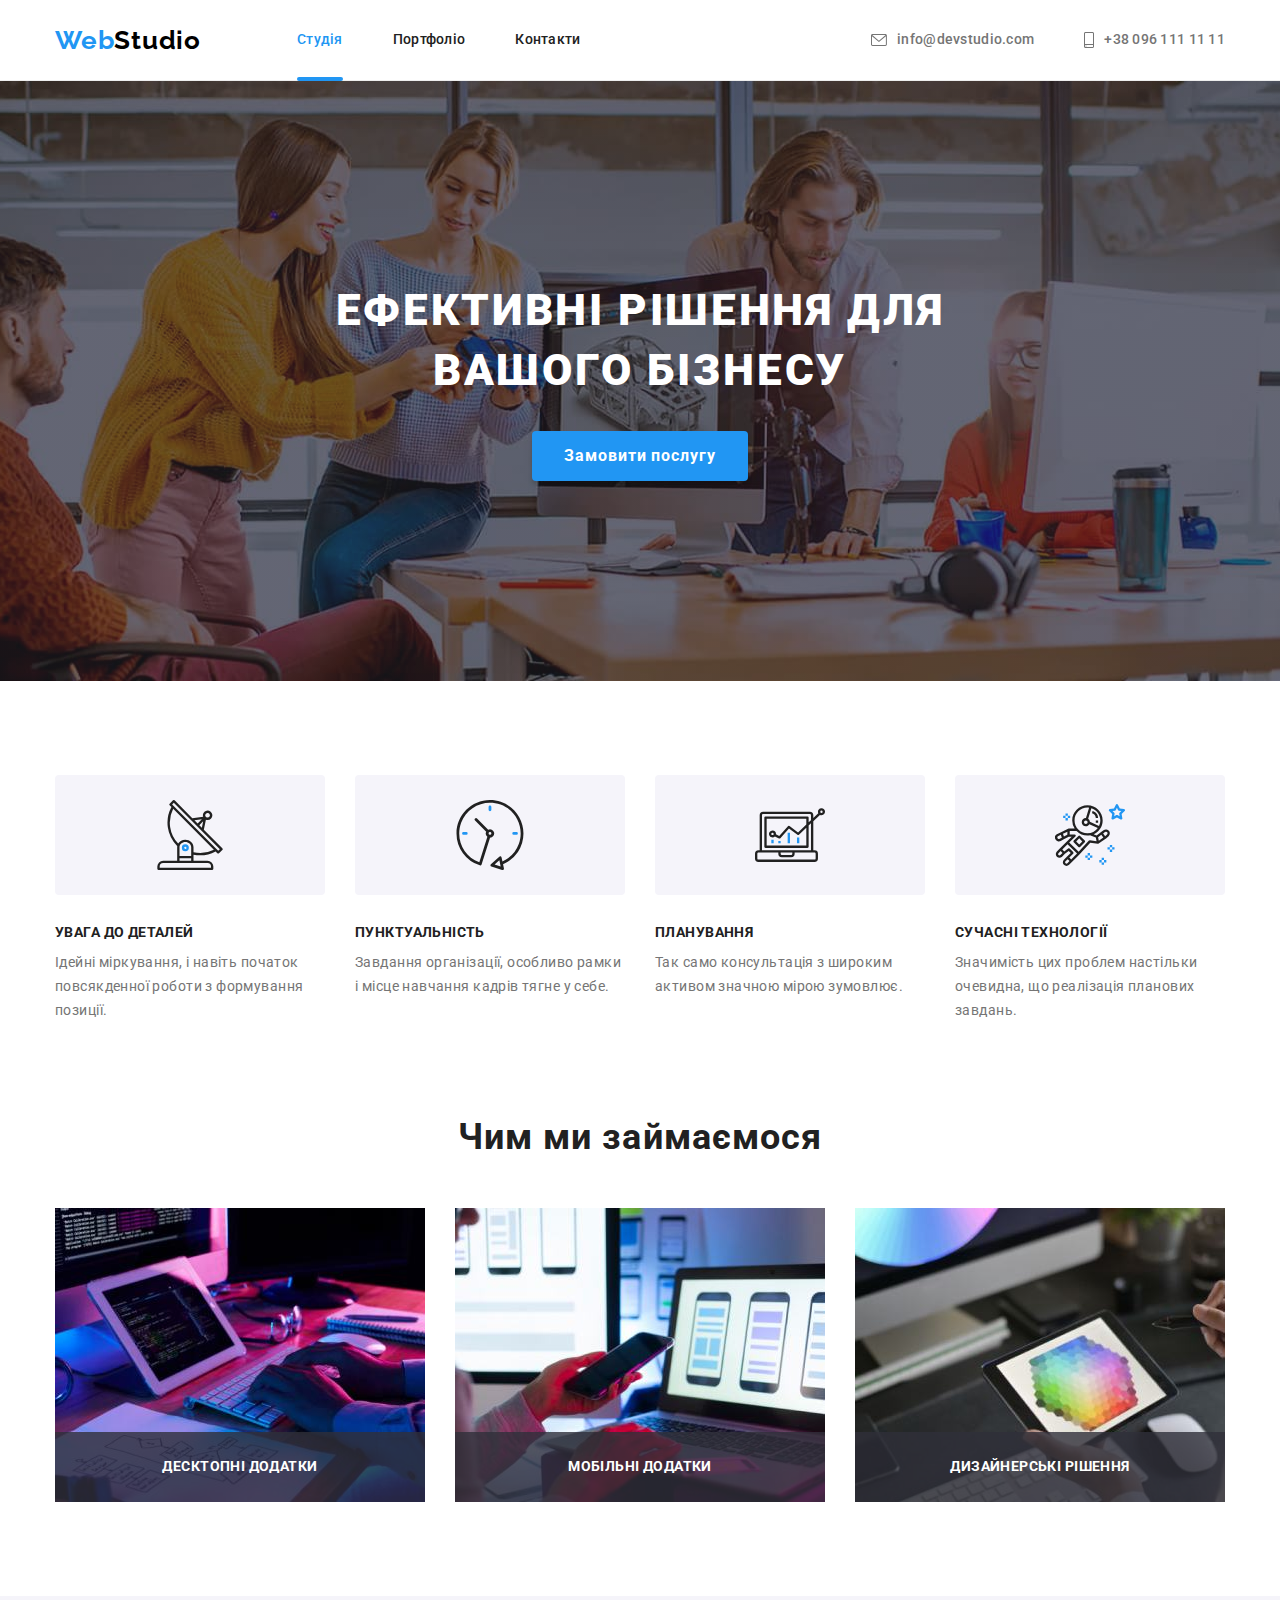
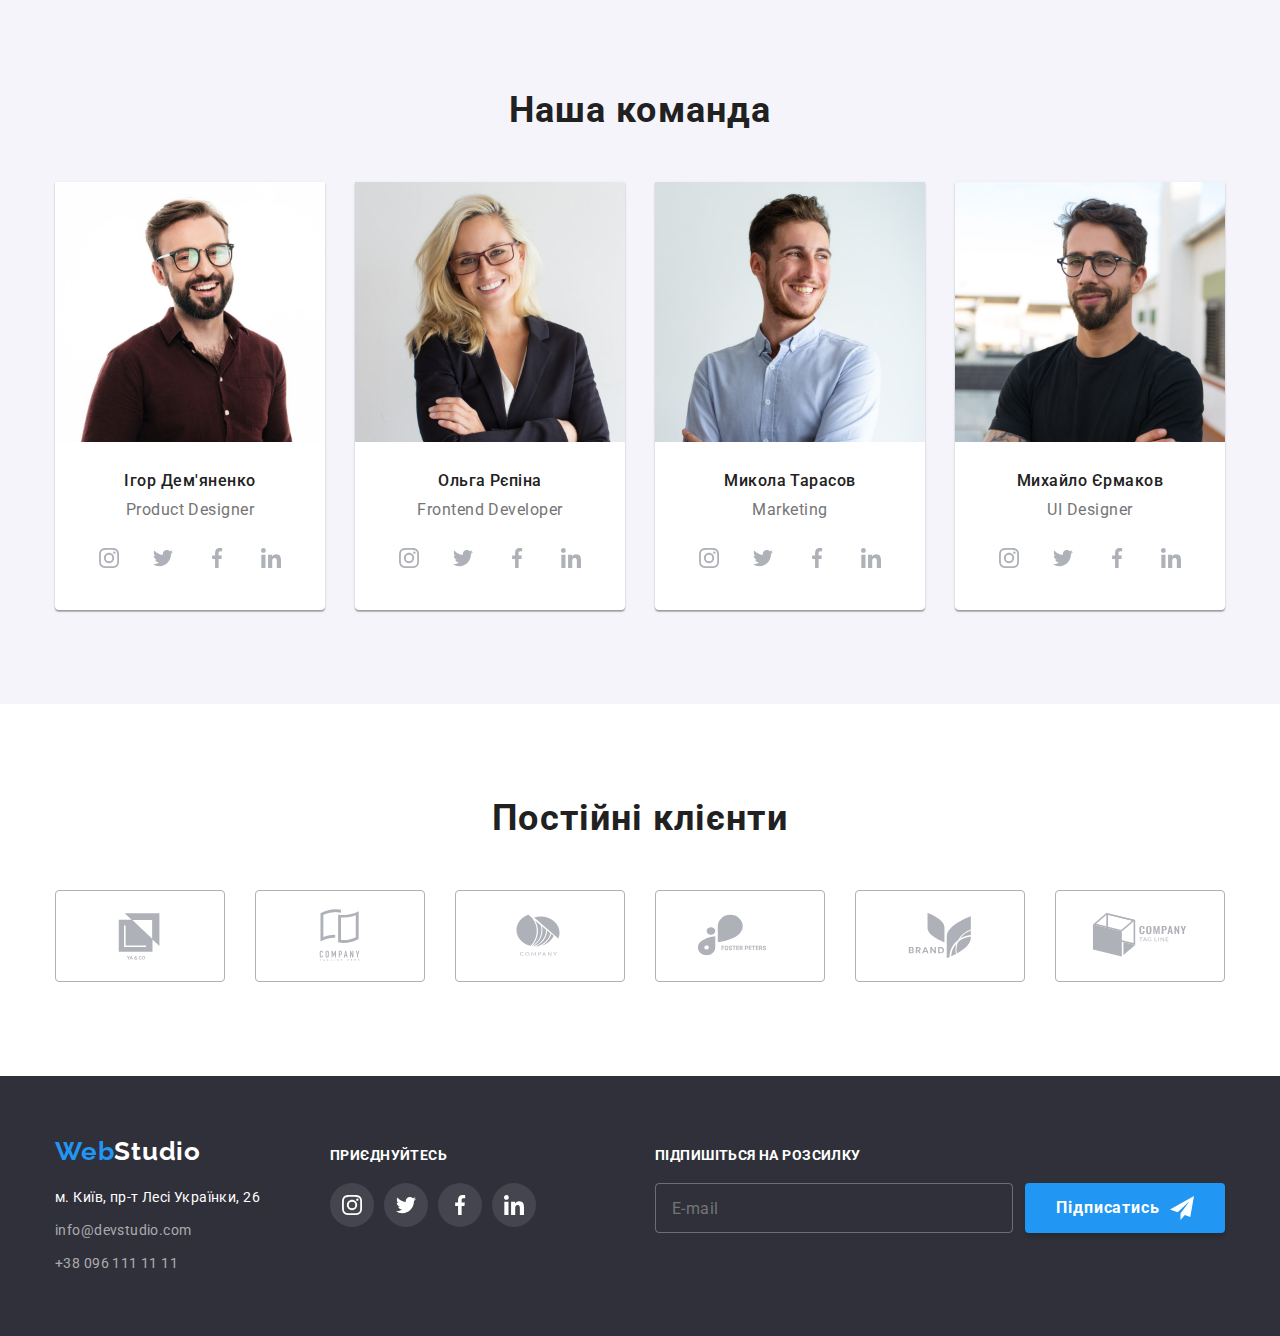
<file: index.html>
<!DOCTYPE html>
<html lang="uk">
  <head>
    <meta charset="UTF-8" />
    <meta http-equiv="X-UA-Compatible" content="IE=edge" />
    <meta name="viewport" content="width=device-width, initial-scale=1.0" />
    <title>Document</title>
    <link rel="preconnect" href="https://fonts.googleapis.com" />
    <link rel="preconnect" href="https://fonts.gstatic.com" crossorigin />
    <link
      href="https://fonts.googleapis.com/css2?family=Raleway:wght@700&family=Roboto:wght@400;500;700;900&display=swap"
      rel="stylesheet"
    />
    <link
      rel="stylesheet"
      href="https://cdnjs.cloudflare.com/ajax/libs/modern-normalize/1.0.0/modern-normalize.min.css"
    />

    <link rel="stylesheet" href="./css/main.min.css" />
  </head>
  <body>
    <header class="header">
      <div class="header_container">
        <a class="logo_header" href="./index.html" lang="en">
          <span class="logo_span">Web</span>Studio</a
        >
        <nav>
          <ul class="header_nav">
            <li>
              <a class="header_nav-link current" href="./index.html">Студія</a>
            </li>
            <li>
              <a class="header_nav-link" href="./portfolio.html">Портфоліо</a>
            </li>
            <li><a class="header_nav-link" href="#">Контакти</a></li>
          </ul>
        </nav>
        <ul class="header_contacts">
          <li class="header_contacts-item">
            <a class="header_contacts-link" href="mailto:info@devstudio.com"
              ><svg class="icon header_contacts-icon" width="16" height="12">
                <use href="./images/icon.svg#icon-envelope"></use>
              </svg>
              info@devstudio.com</a
            >
          </li>
          <li class="header_contacts-item">
            <a class="header_contacts-link" href="tel:+380961111111"
              ><svg class="icon header_contacts-icon" width="10" height="16">
                <use href="./images/icon.svg#icon-smartphone"></use>
              </svg>
              +38 096 111 11 11</a
            >
          </li>
        </ul>
      </div>
    </header>

    <main>
      <section class="hero_section">
        <div class="container-hero container">
          <h1 class="hero_title">Ефективні рішення для вашого бізнесу</h1>
          <button data-modal_open type="button" class="btn">
            Замовити послугу
          </button>
        </div>
      </section>
      <section class="feature_section">
        <div class="container feature_container">
          <h2 hidden>Особливості</h2>
          <ul class="feature_list">
            <li class="feature_item">
              <div class="feature_iconContainer">
                <svg class="icon" width="70" height="70">
                  <use href="./images/icon.svg#icon-antenna"></use>
                </svg>
              </div>
              <h3 class="feature_subtitle">Увага до деталей</h3>
              <p class="feature_text">
                Ідейні міркування, і навіть початок повсякденної роботи з
                формування позиції.
              </p>
            </li>
            <li class="feature_item">
              <div class="feature_iconContainer">
                <svg class="icon" width="70" height="70">
                  <use href="./images/icon.svg#icon-clock"></use>
                </svg>
              </div>
              <h3 class="feature_subtitle">Пунктуальність</h3>
              <p class="feature_text">
                Завдання організації, особливо рамки і місце навчання кадрів
                тягне у себе.
              </p>
            </li>
            <li class="feature_item">
              <div class="feature_iconContainer">
                <svg class="icon" width="70" height="70">
                  <use href="./images/icon.svg#icon-diagram"></use>
                </svg>
              </div>
              <h3 class="feature_subtitle">Планування</h3>
              <p class="feature_text">
                Так само консультація з широким активом значною мірою зумовлює.
              </p>
            </li>
            <li class="feature_item">
              <div class="feature_iconContainer">
                <svg class="icon" width="70" height="70">
                  <use href="./images/icon.svg#icon-astronaut"></use>
                </svg>
              </div>
              <h3 class="feature_subtitle">Сучасні технології</h3>
              <p class="feature_text">
                Значимість цих проблем настільки очевидна, що реалізація
                планових завдань.
              </p>
            </li>
          </ul>
        </div>
      </section>
      <section class="activity_section">
        <div class="activity_container">
          <h2 class="activity_title">Чим ми займаємося</h2>
          <ul class="activity_list">
            <li class="activity_item">
              <img
                src="./images/work_on_laptop-1.jpg"
                alt="Розробка програмного забезпечення"
                width="370"
                class="activity_img"
              />
              <p class="activity_text">Десктопні додатки</p>
            </li>
            <li class="activity_item">
              <img
                src="./images/work_on_laptop-2.jpg"
                alt="Розробка мобільного додатку"
                width="370"
                class="activity_img"
              />
              <p class="activity_text">Мобільні додатки</p>
            </li>
            <li class="activity_item">
              <img
                src="./images/work_on_laptop-3.jpg"
                alt="Робота з палітрою кольорів"
                width="370"
                class="activity_img"
              />
              <p class="activity_text">Дизайнерські рішення</p>
            </li>
          </ul>
        </div>
      </section>

      <section class="team_section section">
        <div class="container team_container">
          <h2 class="team_title">Наша команда</h2>
          <ul class="team_list">
            <li class="team_item">
              <img
                src="./images/product_designer.jpg"
                alt="product_designer"
                width="270"
                class="team_img"
              />
              <div class="team_description">
                <h3 class="team_name">Ігор Дем'яненко</h3>
                <p lang="en" class="team_profession">Product Designer</p>
                <ul class="social_list">
                  <li>
                    <a class="social_link" href="#">
                      <svg class="icon social_icon" width="20" height="20">
                        <use href="./images/icon.svg#icon-instagram"></use>
                      </svg>
                    </a>
                  </li>
                  <li>
                    <a class="social_link" href="#">
                      <svg class="icon social_icon" width="20" height="20">
                        <use href="./images/icon.svg#icon-twitter"></use>
                      </svg>
                    </a>
                  </li>
                  <li>
                    <a class="social_link" href="#">
                      <svg class="icon social_icon" width="20" height="20">
                        <use href="./images/icon.svg#icon-facebook"></use>
                      </svg>
                    </a>
                  </li>
                  <li>
                    <a class="social_link" href="#">
                      <svg class="icon social_icon" width="20" height="20">
                        <use href="./images/icon.svg#icon-linkedin"></use>
                      </svg>
                    </a>
                  </li>
                </ul>
              </div>
            </li>
            <li class="team_item">
              <img
                src="./images/frontend_developer.jpg"
                alt="frontend_developer"
                width="270"
                class="team_img"
              />
              <div class="team_description">
                <h3 class="team_name">Ольга Рєпіна</h3>
                <p lang="en" class="team_profession">Frontend Developer</p>
                <ul class="social_list">
                  <li>
                    <a class="social_link" href="#">
                      <svg class="icon social_icon" width="20" height="20">
                        <use href="./images/icon.svg#icon-instagram"></use>
                      </svg>
                    </a>
                  </li>
                  <li>
                    <a class="social_link" href="#">
                      <svg class="icon social_icon" width="20" height="20">
                        <use href="./images/icon.svg#icon-twitter"></use>
                      </svg>
                    </a>
                  </li>
                  <li>
                    <a class="social_link" href="#">
                      <svg class="icon social_icon" width="20" height="20">
                        <use href="./images/icon.svg#icon-facebook"></use>
                      </svg>
                    </a>
                  </li>
                  <li>
                    <a class="social_link" href="#">
                      <svg class="icon social_icon" width="20" height="20">
                        <use href="./images/icon.svg#icon-linkedin"></use>
                      </svg>
                    </a>
                  </li>
                </ul>
              </div>
            </li>
            <li class="team_item">
              <img
                src="./images/marketing.jpg"
                alt="marketing"
                width="270"
                class="team_img"
              />
              <div class="team_description">
                <h3 class="team_name">Микола Тарасов</h3>
                <p lang="en" class="team_profession">Marketing</p>
                <ul class="social_list">
                  <li>
                    <a class="social_link" href="#">
                      <svg class="icon social_icon" width="20" height="20">
                        <use href="./images/icon.svg#icon-instagram"></use>
                      </svg>
                    </a>
                  </li>
                  <li>
                    <a class="social_link" href="#">
                      <svg class="icon social_icon" width="20" height="20">
                        <use href="./images/icon.svg#icon-twitter"></use>
                      </svg>
                    </a>
                  </li>
                  <li>
                    <a class="social_link" href="#">
                      <svg class="icon social_icon" width="20" height="20">
                        <use href="./images/icon.svg#icon-facebook"></use>
                      </svg>
                    </a>
                  </li>
                  <li>
                    <a class="social_link" href="#">
                      <svg class="icon social_icon" width="20" height="20">
                        <use href="./images/icon.svg#icon-linkedin"></use>
                      </svg>
                    </a>
                  </li>
                </ul>
              </div>
            </li>
            <li class="team_item">
              <img
                src="./images/ui_designer.jpg"
                alt="ui_designer"
                width="270"
                class="team_img"
              />
              <div class="team_description">
                <h3 class="team_name">Михайло Єрмаков</h3>
                <p lang="en" class="team_profession">UI Designer</p>
                <ul class="social_list">
                  <li>
                    <a class="social_link" href="#">
                      <svg class="icon social_icon" width="20" height="20">
                        <use href="./images/icon.svg#icon-instagram"></use>
                      </svg>
                    </a>
                  </li>
                  <li>
                    <a class="social_link" href="#">
                      <svg class="icon social_icon" width="20" height="20">
                        <use href="./images/icon.svg#icon-twitter"></use>
                      </svg>
                    </a>
                  </li>
                  <li>
                    <a class="social_link" href="#">
                      <svg class="icon social_icon" width="20" height="20">
                        <use href="./images/icon.svg#icon-facebook"></use>
                      </svg>
                    </a>
                  </li>
                  <li>
                    <a class="social_link" href="#">
                      <svg class="icon social_icon" width="20" height="20">
                        <use href="./images/icon.svg#icon-linkedin"></use>
                      </svg>
                    </a>
                  </li>
                </ul>
              </div>
            </li>
          </ul>
        </div>
      </section>

      <section class="section customers_section">
        <div class="container customers_container">
          <h2 class="customers_title">Постійні клієнти</h2>
          <ul class="customers_list">
            <li class="customers_item">
              <a href="#" class="customers_link">
                <svg class="icon icon-customers" width="106" height="60">
                  <use href="./images/icon.svg#icon-logo-1"></use>
                </svg>
              </a>
            </li>
            <li class="customers_item">
              <a href="#" class="customers_link">
                <svg class="icon icon-customers" width="106" height="60">
                  <use href="./images/icon.svg#icon-logo-2"></use>
                </svg>
              </a>
            </li>
            <li class="customers_item">
              <a href="#" class="customers_link">
                <svg class="icon icon-customers" width="106" height="60">
                  <use href="./images/icon.svg#icon-logo-3"></use>
                </svg>
              </a>
            </li>
            <li class="customers_item">
              <a href="#" class="customers_link">
                <svg class="icon icon-customers" width="106" height="60">
                  <use href="./images/icon.svg#icon-logo-4"></use>
                </svg>
              </a>
            </li>
            <li class="customers_item">
              <a href="#" class="customers_link">
                <svg class="icon icon-customers" width="106" height="60">
                  <use href="./images/icon.svg#icon-logo-5"></use>
                </svg>
              </a>
            </li>
            <li class="customers_item">
              <a href="#" class="customers_link">
                <svg class="icon icon-customers" width="106" height="60">
                  <use href="./images/icon.svg#icon-logo-6"></use>
                </svg>
              </a>
            </li>
          </ul>
        </div>
      </section>
    </main>

    <footer class="footer">
      <div class="container footer_container">
        <div class="footer_contacts">
          <a class="logo_footer" href="./index.html" lang="en">
            <span class="logo_span">Web</span>Studio</a
          >

          <address class="footer_address">
            <a
              class="footer_address-postal"
              href="https://goo.gl/maps/RN5q9pUmJRrH2zyX9"
              target="_blank"
              rel="noopener noreferrer nofollow"
              >м. Київ, пр-т Лесі Українки, 26</a
            >

            <ul class="list footer_contact">
              <li class="footer_contact-item">
                <a class="footer_contact-link" href="mailto:info@devstudio.com"
                  >info@devstudio.com</a
                >
              </li>
              <li class="footer_contact-item">
                <a class="footer_contact-link" href="tel:+380961111111"
                  >+38 096 111 11 11
                </a>
              </li>
            </ul>
          </address>
        </div>
        <div class="footer_social">
          <p class="footer_title">Приєднуйтесь</p>
          <ul class="list social_list">
            <li>
              <a class="social_link social_link--footer" href="#">
                <svg class="icon social_icon" width="20" height="20">
                  <use href="./images/icon.svg#icon-instagram"></use>
                </svg>
              </a>
            </li>
            <li>
              <a class="social_link social_link--footer" href="#">
                <svg class="icon social_icon" width="20" height="20">
                  <use href="./images/icon.svg#icon-twitter"></use>
                </svg>
              </a>
            </li>
            <li>
              <a class="social_link social_link--footer" href="#">
                <svg class="icon social_icon" width="20" height="20">
                  <use href="./images/icon.svg#icon-facebook"></use>
                </svg>
              </a>
            </li>
            <li>
              <a class="social_link social_link--footer" href="#">
                <svg class="icon social_icon" width="20" height="20">
                  <use href="./images/icon.svg#icon-linkedin"></use>
                </svg>
              </a>
            </li>
          </ul>
        </div>

        <div class="footer_subscription">
          <p class="footer_title">Підпишіться на розсилку</p>
          <form class="subscription">
            <input
              class="subscription_input"
              type="email"
              name="subscription_email"
              id="subscription_email"
              placeholder="E-mail"
            />

            <button class="btn subscription-btn" type="submit">
              Підписатись
              <svg class="icon subscription_icon" width="24" height="24">
                <use href="./images/icon.svg#icon-subscription-send"></use>
              </svg>
            </button>
          </form>
        </div>
      </div>
    </footer>
    <div class="backdrop is-hidden" data-modal>
      <div class="modal">
        <button data-modal_close class="modal_btn-close" type="button">
          <svg class="modal_close-icon" width="18" height="18">
            <use href="./images/icon.svg#icon-close"></use>
          </svg>
        </button>
        <p class="modal_title">Залиште свої дані, ми вам передзвонимо</p>
        <form>
          <div class="input_thumb">
            <label class="input_label" for="user_name">Ім'я</label>
            <div class="input_wrapper">
              <input
                class="input_form"
                type="text"
                name="username"
                id="user_name"
              />
              <svg class="input_icon" width="18" height="18">
                <use href="./images/icon.svg#icon-form-person"></use>
              </svg>
            </div>
          </div>
          <div class="input_thumb">
            <label class="input_label" for="user_tel">Телефон</label>
            <div class="input_wrapper">
              <input class="input_form" type="tel" name="tel" id="user_tel" />
              <svg class="input_icon" width="18" height="18">
                <use href="./images/icon.svg#icon-form-phone"></use>
              </svg>
            </div>
          </div>
          <div class="input_thumb">
            <label class="input_label" for="user_email">Пошта</label>
            <div class="input_wrapper">
              <input
                class="input_form"
                type="email"
                name="email"
                id="user_email"
              />
              <svg class="input_icon" width="18" height="18">
                <use href="./images/icon.svg#icon-form-email"></use>
              </svg>
            </div>
          </div>
          <div class="input_thumb">
            <label class="input_label" for="user_comment">Коментар</label>
            <textarea
              class="input_form input_comment"
              name="comment"
              id="user_comment"
              placeholder="Введіть текст"
            ></textarea>
          </div>
          <div class="thumb-checkbox">
            <label class="checkbox_label">
              <input
                class="checkbox"
                type="checkbox"
                name="checkbox"
                value="condition"
              />
              <span class="checkbox_icon"></span>
              <span class="checkbox_text">
                Погоджуюся з розсилкою та приймаю
                <a class="checkbox_link" href="">Умови договору</a></span
              >
            </label>
          </div>

          <button class="btn modal_btn" type="submit">Відправити</button>
        </form>
      </div>
    </div>

    <script src="./js/modal.js"></script>
  </body>
</html>
</file>
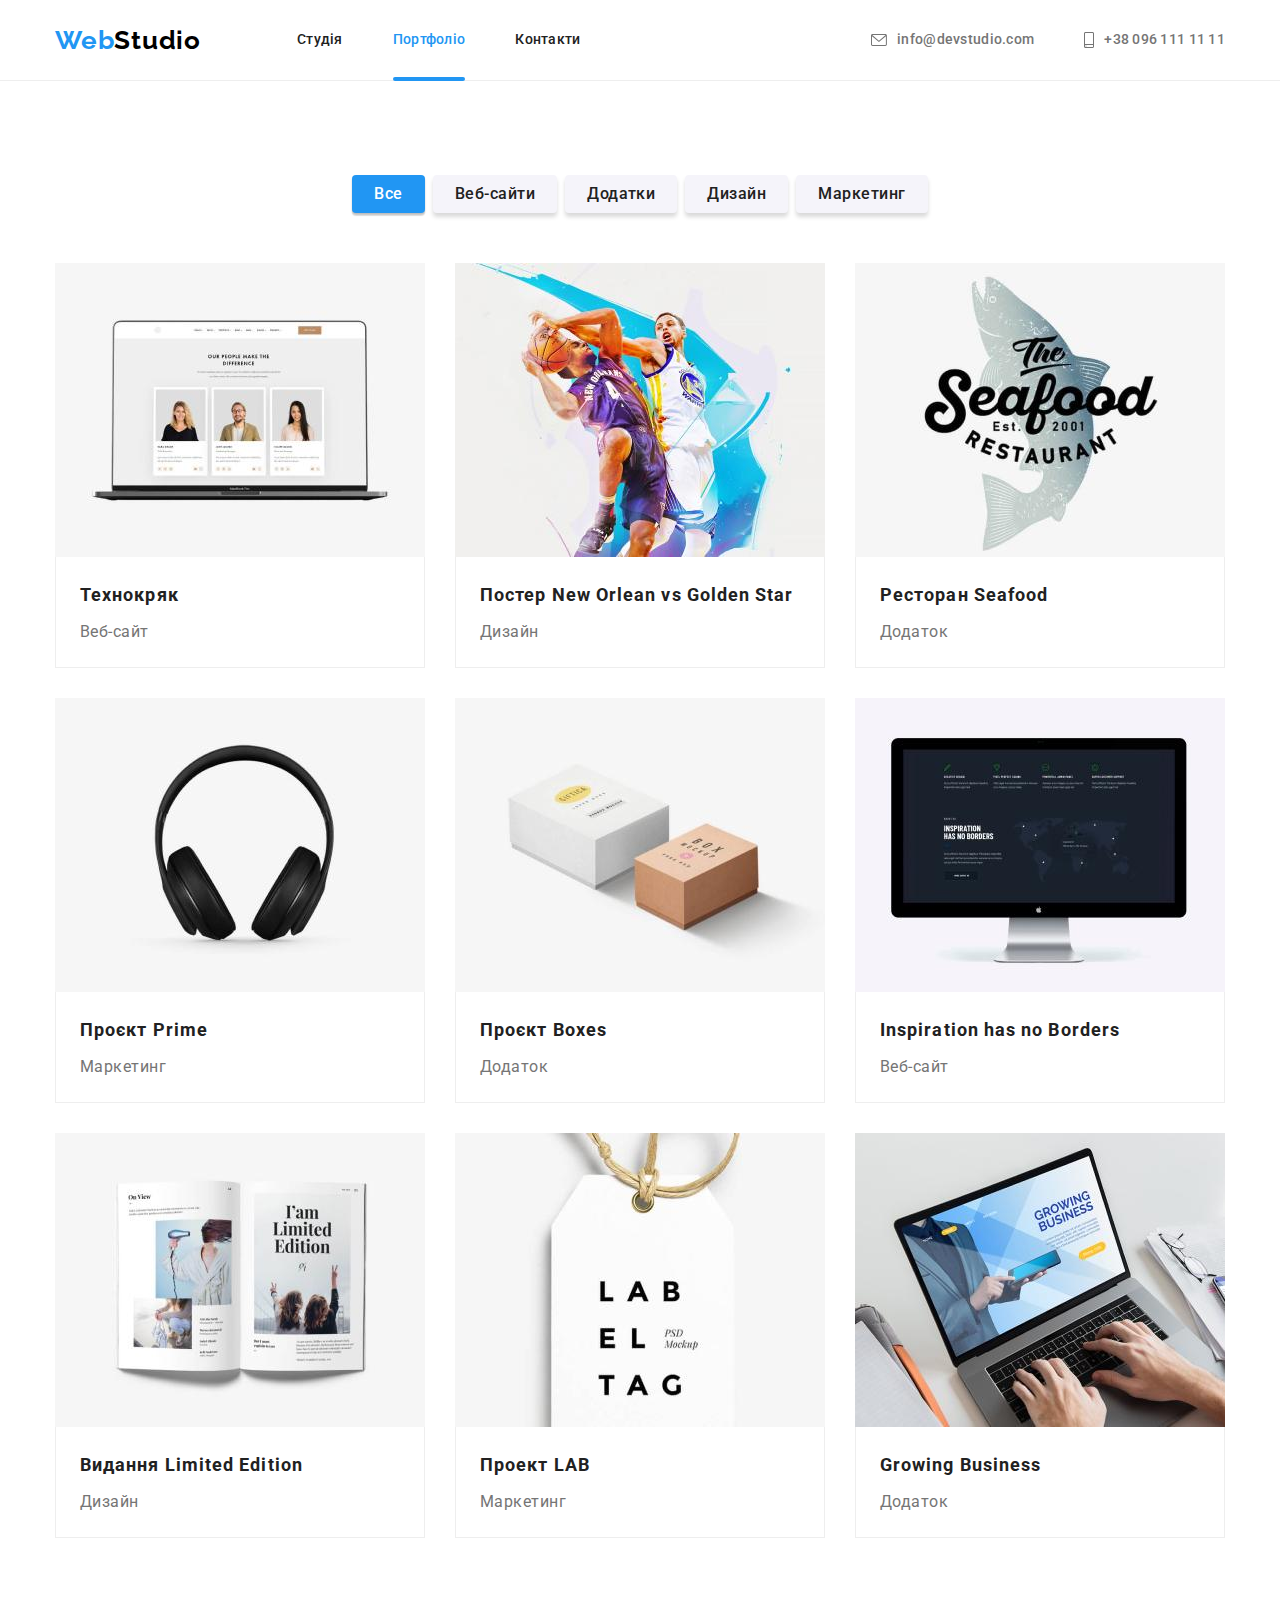
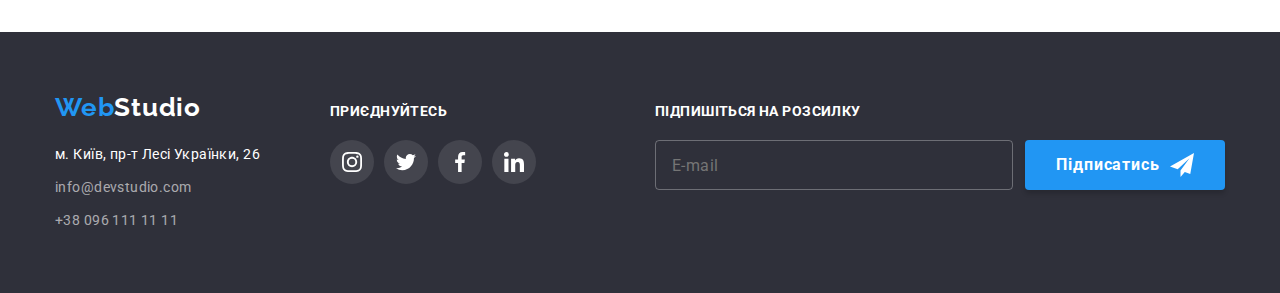
<file: portfolio.html>
<!DOCTYPE html>
<html lang="uk">
  <head>
    <meta charset="UTF-8" />
    <meta http-equiv="X-UA-Compatible" content="IE=edge" />
    <meta name="viewport" content="width=device-width, initial-scale=1.0" />
    <title>Document</title>
    <link rel="preconnect" href="https://fonts.googleapis.com" />
    <link rel="preconnect" href="https://fonts.gstatic.com" crossorigin />
    <link
      href="https://fonts.googleapis.com/css2?family=Raleway:wght@700&family=Roboto:wght@400;500;700;900&display=swap"
      rel="stylesheet"
    />
    <link
      rel="stylesheet"
      href="https://cdnjs.cloudflare.com/ajax/libs/modern-normalize/1.0.0/modern-normalize.min.css"
    />
    <link rel="stylesheet" href="./css/main.min.css" />
  </head>
  <body>
    <header class="header">
      <div class="header_container">
        <a class="logo_header" href="./index.html" lang="en">
          <span class="logo_span">Web</span>Studio</a
        >
        <nav>
          <ul class="header_nav">
            <li>
              <a class="header_nav-link" href="./index.html">Студія</a>
            </li>
            <li>
              <a class="header_nav-link current" href="./portfolio.html"
                >Портфоліо</a
              >
            </li>
            <li><a class="header_nav-link" href="#">Контакти</a></li>
          </ul>
        </nav>
        <ul class="header_contacts">
          <li class="header_contacts-item">
            <a class="header_contacts-link" href="mailto:info@devstudio.com"
              ><svg class="icon header_contacts-icon" width="16" height="12">
                <use href="./images/icon.svg#icon-envelope"></use>
              </svg>
              info@devstudio.com</a
            >
          </li>
          <li class="header_contacts-item">
            <a class="header_contacts-link" href="tel:+380961111111"
              ><svg class="icon header_contacts-icon" width="10" height="16">
                <use href="./images/icon.svg#icon-smartphone"></use>
              </svg>
              +38 096 111 11 11</a
            >
          </li>
        </ul>
      </div>
    </header>

    <main>
      <section class="portfolio_section">
        <div class="portfolio_container">
          <h1 hidden>Портфоліо</h1>

          <ul class="filter list">
            <li class="filter_item">
              <button type="button" class="filter_btn filter_current">
                Все
              </button>
            </li>
            <li class="filter_item">
              <button type="button" class="filter_btn">Веб-сайти</button>
            </li>
            <li class="filter_item">
              <button type="button" class="filter_btn">Додатки</button>
            </li>
            <li class="filter_item">
              <button type="button" class="filter_btn">Дизайн</button>
            </li>
            <li class="filter_item">
              <button type="button" class="filter_btn">Маркетинг</button>
            </li>
          </ul>

          <ul class="portfolio list">
            <li class="card">
              <a href="#" class="card_link">
                <div class="card_overlay">
                  <img
                    src="./images/technocrack.jpg"
                    alt="ноутбук"
                    class="card_img"
                    width="370"
                  />
                  <p class="card_overlay_text">
                    Ресурс пропонує комплексні пропозиції з різним рівнем
                    функціоналу та сервісів. Все це дозволить відвідувачу
                    отримати вичерпні відомості про компанію чи приватну особу.
                  </p>
                </div>
                <div class="card_description">
                  <h3 class="card_title">Технокряк</h3>
                  <p class="card_subtitle">Веб-сайт</p>
                </div>
              </a>
            </li>
            <li class="card">
              <a href="#" class="card_link">
                <div class="card_overlay">
                  <img
                    src="./images/poster-new-orlean-vs-golden-star.jpg"
                    alt="баскетбольний постер"
                    class="card_img"
                    width="370"
                  />
                  <p class="card_overlay_text">
                    Ресурс пропонує комплексні пропозиції з різним рівнем
                    функціоналу та сервісів. Все це дозволить відвідувачу
                    отримати вичерпні відомості про компанію чи приватну особу.
                  </p>
                </div>
                <div class="card_description">
                  <h3 class="card_title">
                    Постер <span lang="en">New Orlean vs Golden Star</span>
                  </h3>
                  <p class="card_subtitle">Дизайн</p>
                </div>
              </a>
            </li>
            <li class="card">
              <a href="#" class="card_link">
                <div class="card_overlay">
                  <img
                    src="./images/restaurant-seafood.jpg"
                    alt="логотип ресторану seafood"
                    class="card_img"
                    width="370"
                  />
                  <p class="card_overlay_text">
                    Ресурс пропонує комплексні пропозиції з різним рівнем
                    функціоналу та сервісів. Все це дозволить відвідувачу
                    отримати вичерпні відомості про компанію чи приватну особу.
                  </p>
                </div>
                <div class="card_description">
                  <h3 class="card_title">
                    Ресторан <span lang="en">Seafood</span>
                  </h3>
                  <p class="card_subtitle">Додаток</p>
                </div>
              </a>
            </li>
            <li class="card">
              <a href="#" class="card_link">
                <div class="card_overlay">
                  <img
                    src="./images/project-prime.jpg"
                    alt="навушники"
                    class="card_img"
                    width="370"
                  />
                  <p class="card_overlay_text">
                    Ресурс пропонує комплексні пропозиції з різним рівнем
                    функціоналу та сервісів. Все це дозволить відвідувачу
                    отримати вичерпні відомості про компанію чи приватну особу.
                  </p>
                </div>
                <div class="card_description">
                  <h3 class="card_title">
                    Проєкт <span lang="en">Prime</span>
                  </h3>
                  <p class="card_subtitle">Маркетинг</p>
                </div>
              </a>
            </li>
            <li class="card">
              <a href="#" class="card_link">
                <div class="card_overlay">
                  <img
                    src="./images/project-boxes.jpg"
                    alt="дві коробки"
                    class="card_img"
                    width="370"
                  />
                  <p class="card_overlay_text">
                    Ресурс пропонує комплексні пропозиції з різним рівнем
                    функціоналу та сервісів. Все це дозволить відвідувачу
                    отримати вичерпні відомості про компанію чи приватну особу.
                  </p>
                </div>
                <div class="card_description">
                  <h3 class="card_title">
                    Проєкт <span lang="en">Boxes</span>
                  </h3>
                  <p class="card_subtitle">Додаток</p>
                </div>
              </a>
            </li>
            <li class="card">
              <a href="#" class="card_link">
                <div class="card_overlay">
                  <img
                    src="./images/inspiration-has-no-borders.jpg"
                    alt="екран з сайтом"
                    class="card_img"
                    width="370"
                  />
                  <p class="card_overlay_text">
                    Ресурс пропонує комплексні пропозиції з різним рівнем
                    функціоналу та сервісів. Все це дозволить відвідувачу
                    отримати вичерпні відомості про компанію чи приватну особу.
                  </p>
                </div>
                <div class="card_description">
                  <h3 class="card_title" lang="en">
                    Inspiration has no Borders
                  </h3>
                  <p class="card_subtitle">Веб-сайт</p>
                </div>
              </a>
            </li>
            <li class="card">
              <a href="#" class="card_link">
                <div class="card_overlay">
                  <img
                    src="./images/limited-edition.jpg"
                    alt="примірник видання Limited Edition"
                    class="card_img"
                    width="370"
                  />
                  <p class="card_overlay_text">
                    Ресурс пропонує комплексні пропозиції з різним рівнем
                    функціоналу та сервісів. Все це дозволить відвідувачу
                    отримати вичерпні відомості про компанію чи приватну особу.
                  </p>
                </div>
                <div class="card_description">
                  <h3 class="card_title">
                    Видання <span lang="en">Limited Edition</span>
                  </h3>
                  <p class="card_subtitle">Дизайн</p>
                </div>
              </a>
            </li>
            <li class="card">
              <a href="#" class="card_link">
                <div class="card_overlay">
                  <img
                    src="./images/project-lab.jpg"
                    alt="ярлик (бірка) LAB"
                    class="card_img"
                    width="370"
                  />
                  <p class="card_overlay_text">
                    Ресурс пропонує комплексні пропозиції з різним рівнем
                    функціоналу та сервісів. Все це дозволить відвідувачу
                    отримати вичерпні відомості про компанію чи приватну особу.
                  </p>
                </div>
                <div class="card_description">
                  <h3 class="card_title">Проект <span lang="en">LAB</span></h3>
                  <p class="card_subtitle">Маркетинг</p>
                </div>
              </a>
            </li>
            <li class="card">
              <a href="#" class="card_link">
                <div class="card_overlay">
                  <img
                    src="./images/growing-business.jpg"
                    alt="користувач переглядає сайт Growing Business на ноутбуці"
                    class="card_img"
                    width="370"
                  />
                  <p class="card_overlay_text">
                    Ресурс пропонує комплексні пропозиції з різним рівнем
                    функціоналу та сервісів. Все це дозволить відвідувачу
                    отримати вичерпні відомості про компанію чи приватну особу.
                  </p>
                </div>
                <div class="card_description">
                  <h3 class="card_title" lang="en">Growing Business</h3>
                  <p class="card_subtitle">Додаток</p>
                </div>
              </a>
            </li>
          </ul>
        </div>
      </section>
    </main>

    <footer class="footer">
      <div class="container footer_container">
        <div class="footer_contacts">
          <a class="logo_footer" href="./index.html" lang="en">
            <span class="logo_span">Web</span>Studio</a
          >

          <address class="footer_address">
            <a
              class="footer_address-postal"
              href="https://goo.gl/maps/RN5q9pUmJRrH2zyX9"
              target="_blank"
              rel="noopener noreferrer nofollow"
              >м. Київ, пр-т Лесі Українки, 26</a
            >

            <ul class="list footer_contact">
              <li class="footer_contact-item">
                <a class="footer_contact-link" href="mailto:info@devstudio.com"
                  >info@devstudio.com</a
                >
              </li>
              <li class="footer_contact-item">
                <a class="footer_contact-link" href="tel:+380961111111"
                  >+38 096 111 11 11
                </a>
              </li>
            </ul>
          </address>
        </div>
        <div class="footer_social">
          <p class="footer_title">Приєднуйтесь</p>
          <ul class="list social_list">
            <li>
              <a class="social_link social_link--footer" href="#">
                <svg class="icon social_icon" width="20" height="20">
                  <use href="./images/icon.svg#icon-instagram"></use>
                </svg>
              </a>
            </li>
            <li>
              <a class="social_link social_link--footer" href="#">
                <svg class="icon social_icon" width="20" height="20">
                  <use href="./images/icon.svg#icon-twitter"></use>
                </svg>
              </a>
            </li>
            <li>
              <a class="social_link social_link--footer" href="#">
                <svg class="icon social_icon" width="20" height="20">
                  <use href="./images/icon.svg#icon-facebook"></use>
                </svg>
              </a>
            </li>
            <li>
              <a class="social_link social_link--footer" href="#">
                <svg class="icon social_icon" width="20" height="20">
                  <use href="./images/icon.svg#icon-linkedin"></use>
                </svg>
              </a>
            </li>
          </ul>
        </div>

        <div class="footer_subscription">
          <p class="footer_title">Підпишіться на розсилку</p>
          <form class="subscription">
            <input
              class="subscription_input"
              type="email"
              name="subscription_email"
              id="subscription_email"
              placeholder="E-mail"
            />

            <button class="btn subscription-btn" type="submit">
              Підписатись
              <svg class="icon subscription_icon" width="24" height="24">
                <use href="./images/icon.svg#icon-subscription-send"></use>
              </svg>
            </button>
          </form>
        </div>
      </div>
    </footer>
  </body>
</html>
</file>
<file: css/main.min.css>
h1,h2,h3,p{margin:0;padding:0}ul{list-style:none;padding:0;margin:0}body{background-color:#fff;color:#757575;font-family:"Roboto",sans-serif}img{display:block;max-width:100%;height:auto}.team_list,.activity_list{list-style:none}.card_link,.checkbox_link,.footer_contact-link,.footer_address-postal,.header_contacts-link,.header_nav-link,.logo_footer,.logo_header{text-decoration:none}.checkbox_icon,.subscription_icon,.header_contacts-icon{fill:currentColor}.portfolio_container,.footer_container,.customers_container,.team_container,.activity_container,.feature_container,.header_container{width:1200px;padding-left:15px;padding-right:15px;margin-left:auto;margin-right:auto}.portfolio_section,.footer_section,.customers_section,.team_section,.activity_section,.feature_section{padding-top:94px;padding-bottom:94px}.customers_title,.team_title,.activity_title{font-weight:700;font-size:36px;line-height:1.16;text-align:center;letter-spacing:.03em;margin-bottom:50px;color:#212121}.logo_footer,.logo_header{color:#000;font-family:"Raleway";font-weight:700;font-size:26px;line-height:1.19;letter-spacing:.03em}.filter_btn,.subscription-btn,.btn{font-weight:700;font-size:16px;line-height:1.88;letter-spacing:.06em;color:#fff;background:#2196f3;-webkit-box-shadow:0px 4px 4px rgba(0,0,0,.15);box-shadow:0px 4px 4px rgba(0,0,0,.15);border-radius:4px;border:0;cursor:pointer;font-family:inherit;padding:10px 32px;-webkit-transition:background-color 250ms cubic-bezier(0.4, 0, 0.2, 1);transition:background-color 250ms cubic-bezier(0.4, 0, 0.2, 1)}.filter_btn:focus,.subscription-btn:focus,.btn:focus,.filter_btn:hover,.subscription-btn:hover,.btn:hover{background-color:#188ce8}.header{background-color:#fff;border-bottom:1px solid #eee}.header_container{display:-webkit-box;display:-ms-flexbox;display:flex;-webkit-box-align:center;-ms-flex-align:center;align-items:center}.header_nav{display:-webkit-box;display:-ms-flexbox;display:flex;gap:50px;margin-left:96px;padding-left:0}.header_nav-link{font-size:14px;line-height:1.14;letter-spacing:.02em;font-weight:500;color:#212121;padding-top:32px;padding-bottom:32px;display:-webkit-box;display:-ms-flexbox;display:flex;-webkit-box-align:center;-ms-flex-align:center;align-items:center;-webkit-transition:color 250ms cubic-bezier(0.4, 0, 0.2, 1);transition:color 250ms cubic-bezier(0.4, 0, 0.2, 1)}.header_nav-link:hover,.header_nav-link:focus{color:#2196f3}.header_contacts{display:-webkit-box;display:-ms-flexbox;display:flex;margin-left:auto;gap:50px;padding-left:0}.header_contacts-link{font-size:14px;line-height:1.14;letter-spacing:.02em;font-weight:500;color:#212121;padding-top:32px;padding-bottom:32px;display:-webkit-box;display:-ms-flexbox;display:flex;-webkit-box-align:center;-ms-flex-align:center;align-items:center;color:#757575;-webkit-transition:color 250ms cubic-bezier(0.4, 0, 0.2, 1);transition:color 250ms cubic-bezier(0.4, 0, 0.2, 1)}.header_contacts-link:hover,.header_contacts-link:focus{color:#2196f3}.header_contacts-icon{margin-right:10px}.logo_header{padding-top:24px;padding-bottom:24px}.logo_footer{color:#fff;margin-bottom:20px;display:block}.logo_span{color:#2196f3}.hero_section{background-color:var(#2f303a);text-align:center;padding-top:200px;padding-bottom:200px;max-width:1600px;max-height:600px;margin-left:auto;margin-right:auto;background-size:cover;background-repeat:no-repeat;background-position:center;background-image:-webkit-gradient(linear, left top, right top, from(rgba(47, 48, 58, 0.4)), to(rgba(47, 48, 58, 0.4))),url(..//images/background-img.jpg);background-image:linear-gradient(to right, rgba(47, 48, 58, 0.4), rgba(47, 48, 58, 0.4)),url(..//images/background-img.jpg)}.hero_title{font-weight:900;font-size:44px;line-height:1.36;letter-spacing:.06em;text-transform:uppercase;color:#fff;width:696px;margin-left:auto;margin-right:auto;margin-bottom:30px}.current{color:#2196f3;position:relative}.current::after{position:absolute;bottom:-1.5%;left:0;content:"";width:100%;height:4px;background-color:#2196f3;border-radius:2px}.feature_subtitle{font-weight:700;font-size:14px;line-height:1.14;letter-spacing:.03em;text-transform:uppercase;margin-bottom:10px;color:#212121}.feature_text{font-size:14px;line-height:1.71;letter-spacing:.03em}.feature_list{display:-webkit-box;display:-ms-flexbox;display:flex;gap:30px}.feature_item{-ms-flex-preferred-size:calc((100% - 90px)/4);flex-basis:calc((100% - 90px)/4)}.feature_iconContainer{display:-webkit-box;display:-ms-flexbox;display:flex;-webkit-box-align:center;-ms-flex-align:center;align-items:center;-webkit-box-pack:center;-ms-flex-pack:center;justify-content:center;-ms-flex-preferred-size:calc((100% - 90px)/4);flex-basis:calc((100% - 90px)/4);height:120px;background-color:#f5f4fa;margin-bottom:30px;border-radius:4px}.activity_section{padding-top:0}.activity_list{display:-webkit-box;display:-ms-flexbox;display:flex;gap:30px}.activity_item{position:relative}.activity_img{display:block}.activity_text{font-weight:700;font-size:14px;line-height:1.14;text-align:center;letter-spacing:.03em;text-transform:uppercase;color:#fff;background:rgba(47,48,58,.8);display:-webkit-box;display:-ms-flexbox;display:flex;-webkit-box-pack:center;-ms-flex-pack:center;justify-content:center;-webkit-box-align:center;-ms-flex-align:center;align-items:center;height:70px;width:100%;position:absolute;bottom:0}.social_list{display:-webkit-box;display:-ms-flexbox;display:flex;-webkit-box-align:center;-ms-flex-align:center;align-items:center;-webkit-box-pack:center;-ms-flex-pack:center;justify-content:center;gap:10px}.social_link{display:-webkit-box;display:-ms-flexbox;display:flex;-webkit-box-align:center;-ms-flex-align:center;align-items:center;-webkit-box-pack:center;-ms-flex-pack:center;justify-content:center;fill:#afb1b8;border-radius:50%;width:44px;height:44px;-webkit-transition-property:fill,background-color;transition-property:fill,background-color;-webkit-transition-duration:250ms;transition-duration:250ms;-webkit-transition-timing-function:cubic-bezier(0.4, 0, 0.2, 1);transition-timing-function:cubic-bezier(0.4, 0, 0.2, 1)}.social_link:hover,.social_link:focus{background-color:#2196f3;fill:#fff}.social_link--footer{fill:#fff;background-color:rgba(255,255,255,.1);-webkit-transition-property:background-color;transition-property:background-color;-webkit-transition-duration:250ms;transition-duration:250ms;-webkit-transition-timing-function:cubic-bezier(0.4, 0, 0.2, 1);transition-timing-function:cubic-bezier(0.4, 0, 0.2, 1)}.team_section{background-color:#f5f4fa}.team_item{background-color:#fff;-webkit-box-shadow:0px 1px 3px rgba(0,0,0,.12),0px 1px 1px rgba(0,0,0,.14),0px 2px 1px rgba(0,0,0,.2);box-shadow:0px 1px 3px rgba(0,0,0,.12),0px 1px 1px rgba(0,0,0,.14),0px 2px 1px rgba(0,0,0,.2);border-radius:0px 0px 4px 4px}.team_list{display:-webkit-box;display:-ms-flexbox;display:flex;gap:30px}.team_img{display:block}.team_name{font-weight:500;font-size:16px;line-height:1.18;text-align:center;letter-spacing:.03em;color:#212121;margin-bottom:10px}.team_description{padding-top:30px;padding-bottom:30px}.team_profession{font-size:16px;line-height:1.18;text-align:center;letter-spacing:.03em;margin-bottom:16px}.customers_list{display:-webkit-box;display:-ms-flexbox;display:flex;gap:30px}.customers_item{-ms-flex-preferred-size:calc((100% - 150px)/6);flex-basis:calc((100% - 150px)/6);height:92px}.customers_link{display:-webkit-box;display:-ms-flexbox;display:flex;-webkit-box-align:center;-ms-flex-align:center;align-items:center;-webkit-box-pack:center;-ms-flex-pack:center;justify-content:center;fill:#afb1b8;border:1px solid #afb1b8;border-radius:4px;width:100%;height:100%;-webkit-transition-property:fill,border-color;transition-property:fill,border-color;-webkit-transition-duration:250ms;transition-duration:250ms;-webkit-transition-timing-function:cubic-bezier(0.4, 0, 0.2, 1);transition-timing-function:cubic-bezier(0.4, 0, 0.2, 1)}.customers_link:hover,.customers_link:focus{fill:#2196f3;border-color:#2196f3}.footer{background-color:#2f303a;padding-top:60px;padding-bottom:60px}.footer_social{margin-right:auto}.footer_container{display:-webkit-box;display:-ms-flexbox;display:flex;-webkit-box-align:baseline;-ms-flex-align:baseline;align-items:baseline}.footer_title{font-weight:700;font-size:14px;line-height:1.14;letter-spacing:.03em;text-transform:uppercase;color:#fff;margin-bottom:20px}.footer_contacts{margin-right:70px}.footer_address{font-style:normal}.footer_address-postal{font-size:14px;line-height:1.71;letter-spacing:.03em;color:#fff;margin-bottom:9px;display:block;-webkit-transition:color 250ms cubic-bezier(0.4, 0, 0.2, 1);transition:color 250ms cubic-bezier(0.4, 0, 0.2, 1)}.footer_address-postal:focus,.footer_address-postal:hover{color:#2196f3}.footer_contact-link{font-size:14px;line-height:1.71;letter-spacing:.03em;color:rgba(255,255,255,.6);-webkit-transition:color 250ms cubic-bezier(0.4, 0, 0.2, 1);transition:color 250ms cubic-bezier(0.4, 0, 0.2, 1)}.footer_contact-link:focus,.footer_contact-link:hover{color:#2196f3}.footer_contact-item{margin-bottom:9px}.footer_contact-item:last-child{margin-bottom:0px}.subscription{display:-webkit-box;display:-ms-flexbox;display:flex}.subscription_input{border:1px solid rgba(255,255,255,.3);border-radius:4px;background-color:inherit;font-size:16px;line-height:1.25;letter-spacing:.03em;-webkit-transition:border-color 250ms cubic-bezier(0.4, 0, 0.2, 1);transition:border-color 250ms cubic-bezier(0.4, 0, 0.2, 1);padding:15px 16px;width:358px;height:50px;margin-right:12px;color:#fff}.subscription_input:hover,.subscription_input:focus{border-color:#2196f3}.subscription_icon{margin-left:10px}.subscription-btn{display:-webkit-box;display:-ms-flexbox;display:flex;-webkit-box-align:center;-ms-flex-align:center;align-items:center;-webkit-box-pack:center;-ms-flex-pack:center;justify-content:center;padding:10px 28px;min-width:200px;height:50px}.backdrop{position:fixed;top:0;left:0;width:100%;height:100%;background:rgba(0,0,0,.2);opacity:1;-webkit-transition:opacity 500ms cubic-bezier(0.4, 0, 0.2, 1);transition:opacity 500ms cubic-bezier(0.4, 0, 0.2, 1)}.backdrop.is-hidden{opacity:0;pointer-events:none}.backdrop.modal{-webkit-transform:translate(-50%, -50%) translateY(-100%);transform:translate(-50%, -50%) translateY(-100%)}.modal{width:528px;height:581px;background-color:#fff;position:absolute;padding:40px;top:50%;left:50%;-webkit-transform:translate(-50%, -50%) translateY(0%);transform:translate(-50%, -50%) translateY(0%);-webkit-transition:-webkit-transform 500ms cubic-bezier(0.4, 0, 0.2, 1);transition:-webkit-transform 500ms cubic-bezier(0.4, 0, 0.2, 1);transition:transform 500ms cubic-bezier(0.4, 0, 0.2, 1);transition:transform 500ms cubic-bezier(0.4, 0, 0.2, 1), -webkit-transform 500ms cubic-bezier(0.4, 0, 0.2, 1)}.modal-close-icon{-webkit-transition:fill 250ms cubic-bezier(0.4, 0, 0.2, 1);transition:fill 250ms cubic-bezier(0.4, 0, 0.2, 1)}.modal_btn-close{display:-webkit-box;display:-ms-flexbox;display:flex;-webkit-box-pack:center;-ms-flex-pack:center;justify-content:center;-webkit-box-align:center;-ms-flex-align:center;align-items:center;position:absolute;right:8px;top:8px;border:1px solid rgba(0,0,0,.1);background-color:#fff;border-radius:50%;height:30px;width:30px}.modal_btn-close:hover .modal_close-icon,.modal_btn-close:focus .modal_close-icon{fill:#2196f3}.modal_title{font-weight:700;font-size:20px;line-height:1.15;text-align:center;letter-spacing:.03em;margin-bottom:12px;color:#212121}.modal_btn{display:block;margin-right:auto;margin-left:auto;padding:10px 28px;min-width:200px;height:50px}.input_thumb{display:-webkit-box;display:-ms-flexbox;display:flex;-webkit-box-orient:vertical;-webkit-box-direction:normal;-ms-flex-direction:column;flex-direction:column;margin-bottom:10px}.input_wrapper{position:relative}.input_form{width:100%;border:1px solid rgba(33,33,33,.2);border-radius:4px;height:40px;outline:none;padding:12px 42px;-webkit-transition:border-color 250ms cubic-bezier(0.4, 0, 0.2, 1);transition:border-color 250ms cubic-bezier(0.4, 0, 0.2, 1)}.input_form:hover,.input_form:focus{border-color:#2196f3}.input_form:hover+.input_icon,.input_form:focus+.input_icon{fill:#2196f3}.input_comment{resize:none;font-size:12px;line-height:1.17;letter-spacing:.01em;padding:12px 16px;height:120px}.input_icon{position:absolute;top:50%;left:12px;-webkit-transform:translateY(-50%);transform:translateY(-50%);fill:#212121;-webkit-transition:fill 250ms cubic-bezier(0.4, 0, 0.2, 1);transition:fill 250ms cubic-bezier(0.4, 0, 0.2, 1)}.input_label{width:100%;margin-bottom:4px;font-size:12px;line-height:1.16;letter-spacing:.01em}.checkbox{-webkit-appearance:none;-moz-appearance:none;appearance:none}.checkbox_label{display:-webkit-box;display:-ms-flexbox;display:flex;-webkit-box-align:center;-ms-flex-align:center;align-items:center;-webkit-box-pack:center;-ms-flex-pack:center;justify-content:center;margin-bottom:30px}.checkbox_icon{display:inline-block;margin-right:8px;width:16px;height:15px;border:2px solid #000;border-radius:2px;background-image:url(../images/checkbox-true.svg);background-repeat:no-repeat;background-size:contain;-webkit-transition-property:background-color,border-color;transition-property:background-color,border-color;-webkit-transition-duration:250ms;transition-duration:250ms;-webkit-transition-timing-function:cubic-bezier(0.4, 0, 0.2, 1);transition-timing-function:cubic-bezier(0.4, 0, 0.2, 1)}.checkbox:checked+.checkbox_icon{background-color:#2196f3;border-color:#2196f3}.checkbox:focus+.checkbox_icon,.checkbox:hover+.checkbox_icon{border-color:#2196f3}.checkbox_text,.checkbox_link{font-size:14px;line-height:1.71;letter-spacing:.03em}.checkbox_link{color:#2196f3;position:relative}.checkbox_link::after{position:absolute;bottom:-1.5%;left:0;content:"";width:100%;height:1px;background-color:#2196f3}.filter{display:-webkit-box;display:-ms-flexbox;display:flex;gap:8px;-webkit-box-pack:center;-ms-flex-pack:center;justify-content:center;margin-bottom:50px}.filter_btn{font-weight:500;font-size:16px;line-height:1.62;text-align:center;letter-spacing:.03em;color:#212121;background-color:#f5f4fa;border-radius:4px;border:0;cursor:pointer;font-family:inherit;padding:6px 22px;-webkit-transition-property:color,background-color,-webkit-box-shadow;transition-property:color,background-color,-webkit-box-shadow;transition-property:color,background-color,box-shadow;transition-property:color,background-color,box-shadow,-webkit-box-shadow;-webkit-transition-duration:250ms;transition-duration:250ms;-webkit-transition-timing-function:cubic-bezier(0.4, 0, 0.2, 1);transition-timing-function:cubic-bezier(0.4, 0, 0.2, 1)}.filter_current,.filter_btn:hover,.filter_btn:focus{color:#fff;background-color:#2196f3;-webkit-box-shadow:0px 3px 1px rgba(0,0,0,.1),0px 1px 2px rgba(0,0,0,.08),0px 2px 2px rgba(0,0,0,.12);box-shadow:0px 3px 1px rgba(0,0,0,.1),0px 1px 2px rgba(0,0,0,.08),0px 2px 2px rgba(0,0,0,.12)}.portfolio{display:-webkit-box;display:-ms-flexbox;display:flex;gap:30px;-ms-flex-wrap:wrap;flex-wrap:wrap}.card{width:calc((100% - 60px)/3)}.card .card_img{display:block}.card_link{display:block;-webkit-transition:-webkit-box-shadow 250ms cubic-bezier(0.4, 0, 0.2, 1);transition:-webkit-box-shadow 250ms cubic-bezier(0.4, 0, 0.2, 1);transition:box-shadow 250ms cubic-bezier(0.4, 0, 0.2, 1);transition:box-shadow 250ms cubic-bezier(0.4, 0, 0.2, 1), -webkit-box-shadow 250ms cubic-bezier(0.4, 0, 0.2, 1)}.card_link:hover,.card_link:focus{-webkit-box-shadow:0px 1px 3px rgba(0,0,0,.12),0px 1px 1px rgba(0,0,0,.14),0px 2px 1px rgba(0,0,0,.2);box-shadow:0px 1px 3px rgba(0,0,0,.12),0px 1px 1px rgba(0,0,0,.14),0px 2px 1px rgba(0,0,0,.2)}.card_link:hover .card_overlay_text,.card_link:focus .card_overlay_text{-webkit-transform:translateY(-100%);transform:translateY(-100%);-webkit-transition:-webkit-transform 250ms ease;transition:-webkit-transform 250ms ease;transition:transform 250ms ease;transition:transform 250ms ease, -webkit-transform 250ms ease}.card_description{border-left:1px solid #eee;border-right:1px solid #eee;border-bottom:1px solid #eee;padding-top:20px;padding-bottom:20px;padding-left:24px;padding-right:24px}.card_title{font-weight:700;font-size:18px;line-height:2;letter-spacing:.06em;color:#212121;margin-bottom:4px}.card_subtitle{font-size:16px;line-height:1.88;letter-spacing:.03em;color:#757575}.card_overlay{position:relative;overflow:hidden}.card_overlay_text{position:absolute;bottom:-100%;width:100%;height:100%;padding-left:24px;padding-right:24px;padding-top:63px;padding-bottom:63px;font-size:18px;line-height:1.56;letter-spacing:.03em;color:#fff;background-color:rgba(33,150,243,.9);-webkit-transform:translateY(0%);transform:translateY(0%);-webkit-transition:-webkit-transform 250ms ease;transition:-webkit-transform 250ms ease;transition:transform 250ms ease;transition:transform 250ms ease, -webkit-transform 250ms ease}/*# sourceMappingURL=main.min.css.map */
</file>
